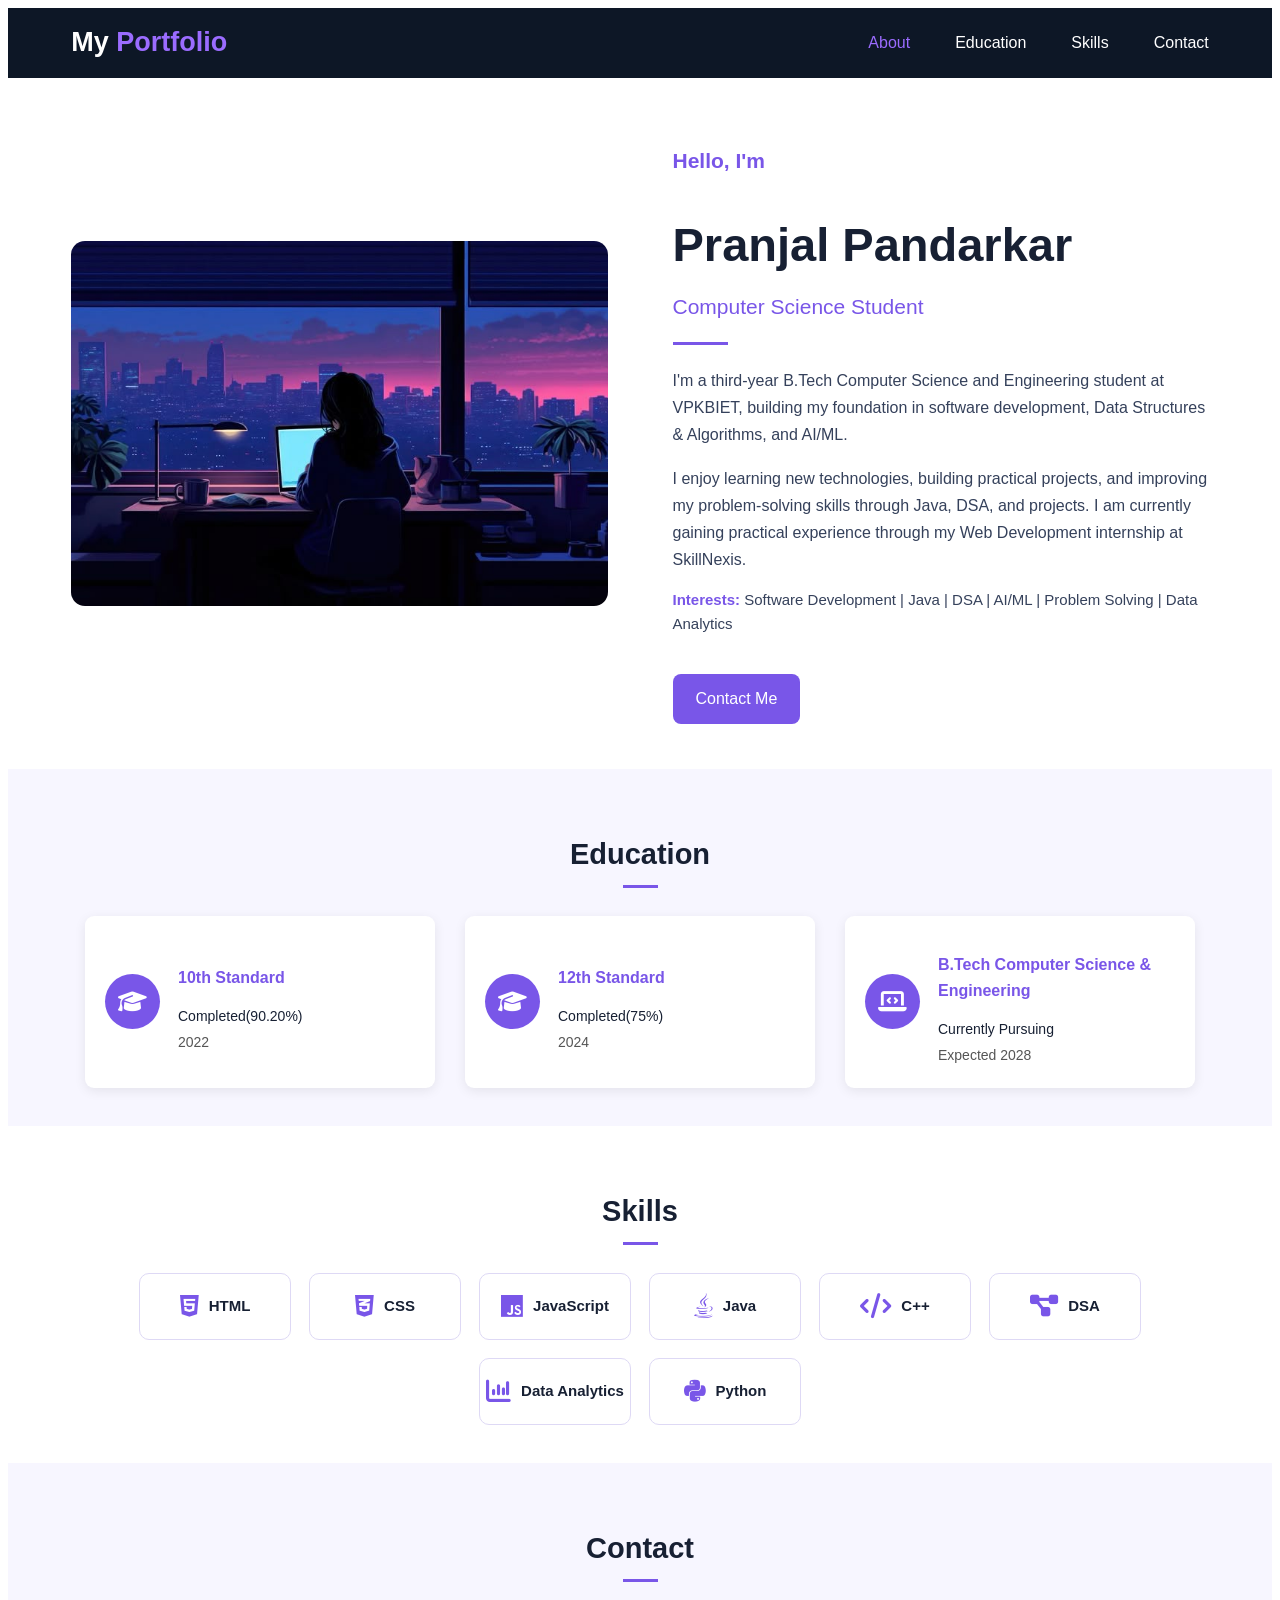
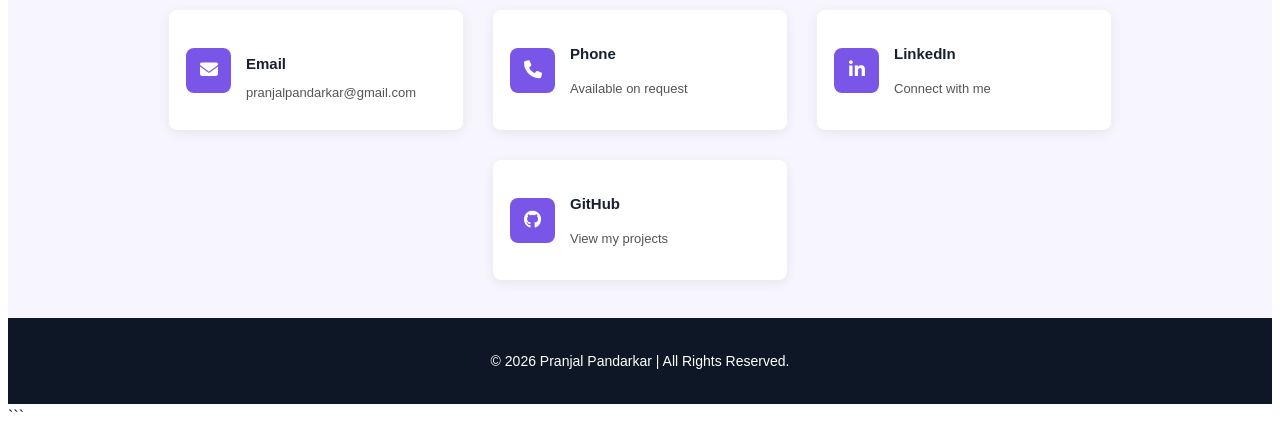
<file: portfolio/index.html>
<!DOCTYPE html>
<html lang="en">

<head>
    <meta charset="UTF-8">
    <meta name="viewport" content="width=device-width, initial-scale=1.0">

    <title>Pranjal Pandarkar | Portfolio</title>

    <!-- Font Awesome for Skill Icons -->
    <link rel="stylesheet"
          href="https://cdnjs.cloudflare.com/ajax/libs/font-awesome/6.5.2/css/all.min.css">

    <link rel="stylesheet" href="style.css">
</head>

<body>

    <!-- ================= HEADER ================= -->

    <header>

        <div class="logo">
            My <span>Portfolio</span>
        </div>

        <nav>
            <a href="#about" class="active">About</a>
            <a href="#education">Education</a>
            <a href="#skills">Skills</a>
            <a href="#contact">Contact</a>
        </nav>

    </header>


    <!-- ================= ABOUT ================= -->

    <section id="about" class="about">

        <div class="profile">
            <img src="profile.jpg" alt="Pranjal Pandarkar">
        </div>


        <div class="about-content">

            <p class="hello">Hello, I'm</p>

            <h1>Pranjal Pandarkar</h1>

            <h2>Computer Science Student</h2>

            <div class="line"></div>

            <p class="description">
                I'm a third-year B.Tech Computer Science and Engineering
                student at VPKBIET, building my foundation in software
                development, Data Structures & Algorithms, and AI/ML.
            </p>

            <p class="description">
                I enjoy learning new technologies, building practical
                projects, and improving my problem-solving skills through
                Java, DSA, and projects. I am currently gaining practical
                experience through my Web Development internship at SkillNexis.
            </p>

            <p class="interests">
                <strong>Interests:</strong>
                Software Development | Java | DSA | AI/ML | Problem Solving | Data Analytics
            </p>

            <a href="#contact" class="contact-btn">
                Contact Me
            </a>

        </div>

    </section>


    <!-- ================= EDUCATION ================= -->

    <section id="education" class="education">

        <h2 class="section-title">
            Education
        </h2>

        <div class="title-line"></div>


        <div class="education-container">

            <!-- 10th -->

            <div class="education-card">

                <div class="education-icon">
                    <i class="fa-solid fa-graduation-cap"></i>
                </div>

                <div>
                    <h3>10th Standard</h3>
                    <p>Completed(90.20%)</p>
                    <span>2022</span>
                </div>

            </div>


            <!-- 12th -->

            <div class="education-card">

                <div class="education-icon">
                    <i class="fa-solid fa-graduation-cap"></i>
                </div>

                <div>
                    <h3>12th Standard</h3>
                    <p>Completed(75%)</p>
                    <span>2024</span>
                </div>

            </div>


            <!-- B.Tech -->

            <div class="education-card">

                <div class="education-icon">
                    <i class="fa-solid fa-laptop-code"></i>
                </div>

                <div>
                    <h3>B.Tech Computer Science & Engineering</h3>
                    <p>Currently Pursuing</p>
                    <span>Expected 2028</span>
                </div>

            </div>

        </div>

    </section>


    <!-- ================= SKILLS ================= -->

    <section id="skills" class="skills">

        <h2 class="section-title">
            Skills
        </h2>

        <div class="title-line"></div>


        <div class="skills-container">

            <div class="skill">
                <i class="fa-brands fa-html5"></i>
                <span>HTML</span>
            </div>


            <div class="skill">
                <i class="fa-brands fa-css3-alt"></i>
                <span>CSS</span>
            </div>


            <div class="skill">
                <i class="fa-brands fa-js"></i>
                <span>JavaScript</span>
            </div>


            <div class="skill">
                <i class="fa-brands fa-java"></i>
                <span>Java</span>
            </div>


            <div class="skill">
                <i class="fa-solid fa-code"></i>
                <span>C++</span>
            </div>


            <div class="skill">
                <i class="fa-solid fa-diagram-project"></i>
                <span>DSA</span>
            </div>


            <div class="skill">
                <i class="fa-solid fa-chart-column"></i>
                <span>Data Analytics</span>
            </div>


            <div class="skill">
                <i class="fa-brands fa-python"></i>
                <span>Python</span>
            </div>

        </div>

    </section>


    <!-- ================= CONTACT ================= -->

    <section id="contact" class="contact">

        <h2 class="section-title">
            Contact
        </h2>

        <div class="title-line"></div>


        <div class="contact-container">

            <!-- Email -->

            <div class="contact-card">

                <div class="contact-icon">
                    <i class="fa-solid fa-envelope"></i>
                </div>

                <div>
                    <h3>Email</h3>

                    <a href="mailto:pranjalpandarkar@gmail.com">
                        pranjalpandarkar@gmail.com
                    </a>
                </div>

            </div>


            <!-- Phone -->

            <div class="contact-card">

                <div class="contact-icon">
                    <i class="fa-solid fa-phone"></i>
                </div>

                <div>
                    <h3>Phone</h3>

                    <p>Available on request</p>
                </div>

            </div>


            <!-- LinkedIn -->

            <div class="contact-card">

                <div class="contact-icon">
                    <i class="fa-brands fa-linkedin-in"></i>
                </div>

                <div>
                    <h3>LinkedIn</h3>

                    <p>Connect with me</p>
                </div>

            </div>


            <!-- GitHub -->

            <div class="contact-card">

                <div class="contact-icon">
                    <i class="fa-brands fa-github"></i>
                </div>

                <div>
                    <h3>GitHub</h3>

                    <p>View my projects</p>
                </div>

            </div>

        </div>

    </section>


    <!-- ================= FOOTER ================= -->

    <footer>

        <p>
            © 2026 Pranjal Pandarkar | All Rights Reserved.
        </p>

    </footer>

</body>

</html>
```
</file>
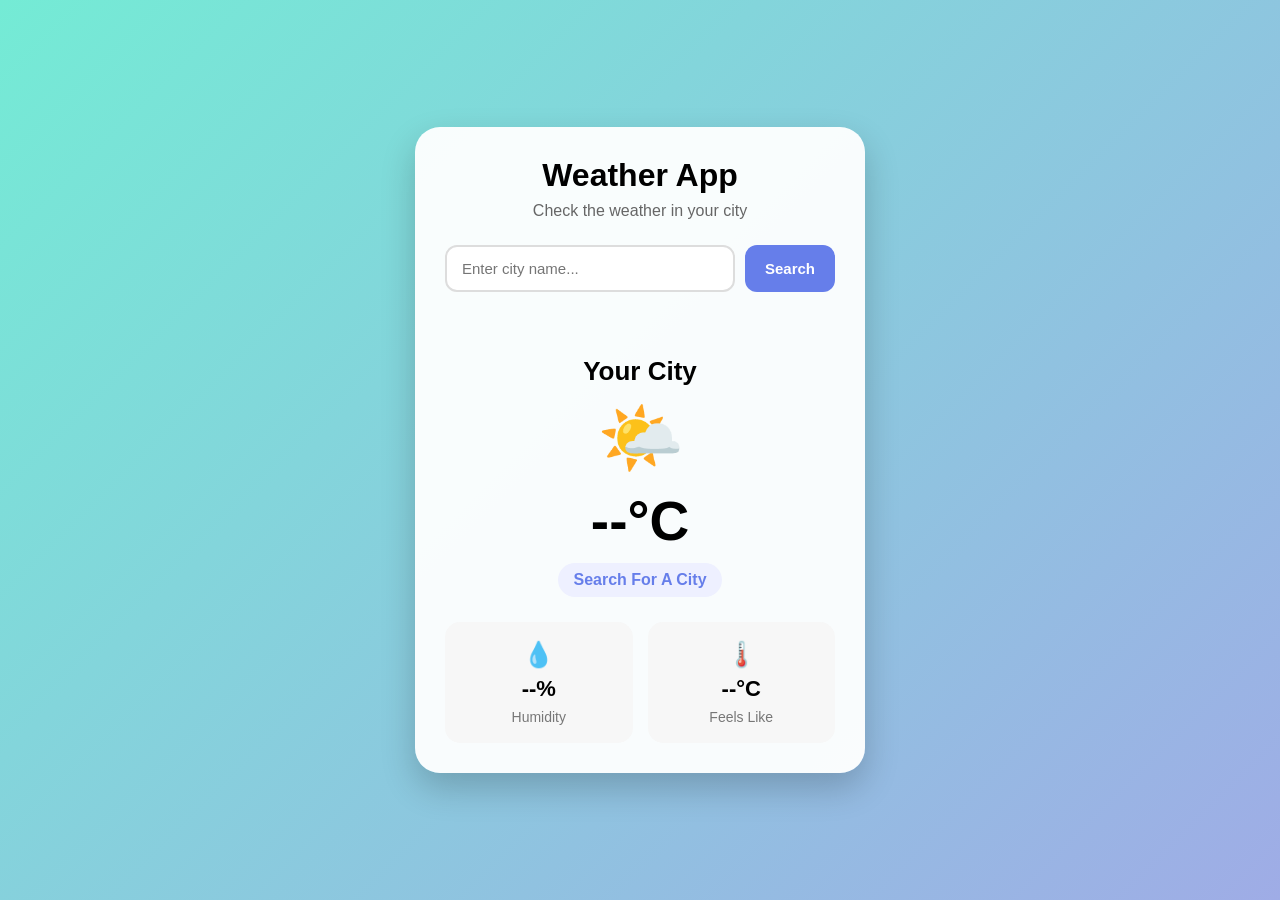
<file: week3/Week3_Weather_App/index.html>
<!DOCTYPE html>
<html lang="en">

<head>
    <meta charset="UTF-8">
    <meta name="viewport" content="width=device-width, initial-scale=1.0">

    <title>Weather App</title>

    <link rel="stylesheet" href="style.css">
</head>

<body>

    <div class="weather-container">

        <div class="weather-card">

            <h1>Weather App</h1>

            <p class="subtitle">
                Check the weather in your city
            </p>

            <!-- Search Section -->
            <div class="search-box">

                <input
                    type="text"
                    id="cityInput"
                    placeholder="Enter city name..."
                >

                <button id="searchBtn">
                    Search
                </button>

            </div>

            <!-- Loading -->
            <div id="loading" class="loading">
                Loading...
            </div>

            <!-- Error Message -->
            <p id="errorMessage" class="error-message"></p>

            <!-- Weather Result -->
            <div class="weather-result">

                <h2 id="cityName">
                    Your City
                </h2>

                <div class="weather-icon" id="weatherIcon">
                    🌤️
                </div>

                <div class="temperature" id="temperature">
                    --°C
                </div>

                <p class="condition" id="condition">
                    Search for a city
                </p>

                <!-- Weather Details -->
                <div class="weather-details">

                    <div class="detail-box">

                        <span>💧</span>

                        <h3 id="humidity">
                            --%
                        </h3>

                        <p>
                            Humidity
                        </p>

                    </div>

                    <div class="detail-box">

                        <span>🌡️</span>

                        <h3 id="feelsLike">
                            --°C
                        </h3>

                        <p>
                            Feels Like
                        </p>

                    </div>

                </div>

            </div>

        </div>

    </div>

    <script src="script.js"></script>

</body>

</html>
</file>
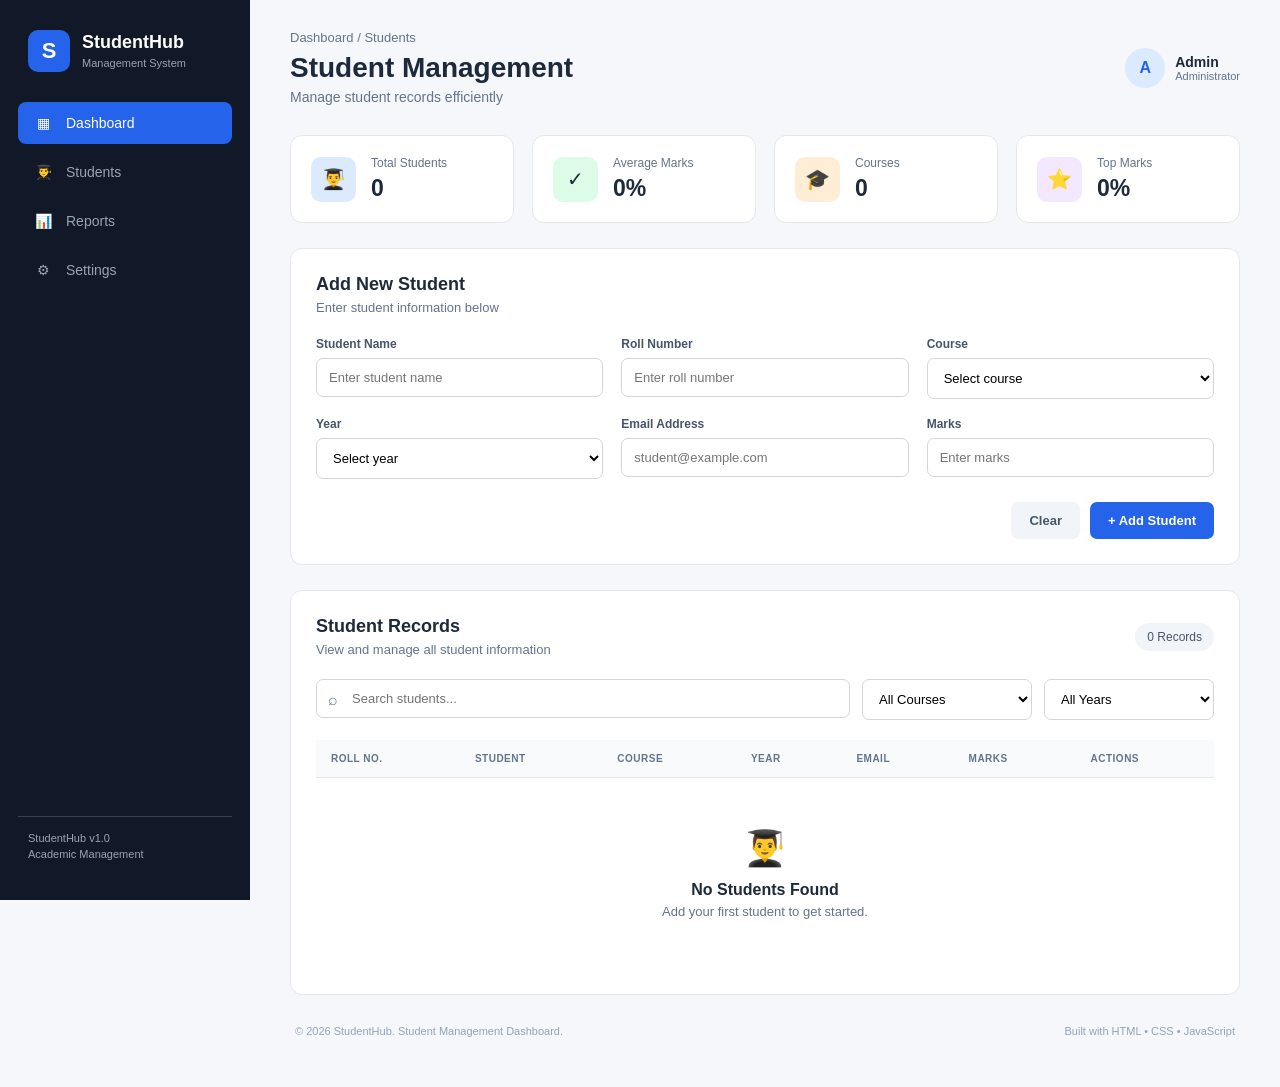
<file: week4/Student_Management_Dashboard/index.html>
<!DOCTYPE html>
<html lang="en">

<head>

    <meta charset="UTF-8">

    <meta
        name="viewport"
        content="width=device-width, initial-scale=1.0"
    >

    <title>Student Management Dashboard</title>

    <link
        rel="stylesheet"
        href="style.css"
    >

</head>


<body>

    <div class="app">

        <!-- =========================
             SIDEBAR
        ========================== -->

        <aside class="sidebar">

            <div class="logo">

                <div class="logo-icon">
                    S
                </div>

                <div>

                    <h2>StudentHub</h2>

                    <span>
                        Management System
                    </span>

                </div>

            </div>


            <nav class="nav">

                <a
                    href="#"
                    class="nav-item active"
                >
                    <span>▦</span>
                    Dashboard
                </a>


                <a
                    href="#"
                    class="nav-item"
                >
                    <span>👨‍🎓</span>
                    Students
                </a>


                <a
                    href="#"
                    class="nav-item"
                >
                    <span>📊</span>
                    Reports
                </a>


                <a
                    href="#"
                    class="nav-item"
                >
                    <span>⚙</span>
                    Settings
                </a>

            </nav>


            <div class="sidebar-bottom">

                <p>
                    StudentHub v1.0
                </p>

                <span>
                    Academic Management
                </span>

            </div>

        </aside>


        <!-- =========================
             MAIN
        ========================== -->

        <main class="main">


            <!-- TOP BAR -->

            <header class="topbar">

                <div>

                    <p class="breadcrumb">
                        Dashboard / Students
                    </p>

                    <h1>
                        Student Management
                    </h1>

                    <p class="subtitle">
                        Manage student records efficiently
                    </p>

                </div>


                <div class="profile">

                    <div class="profile-avatar">
                        A
                    </div>

                    <div>

                        <strong>
                            Admin
                        </strong>

                        <span>
                            Administrator
                        </span>

                    </div>

                </div>

            </header>


            <!-- =========================
                 STATISTICS
            ========================== -->

            <section class="stats">


                <div class="stat-card">

                    <div class="stat-icon blue">
                        👨‍🎓
                    </div>

                    <div>

                        <p>
                            Total Students
                        </p>

                        <h2 id="totalStudents">
                            0
                        </h2>

                    </div>

                </div>


                <div class="stat-card">

                    <div class="stat-icon green">
                        ✓
                    </div>

                    <div>

                        <p>
                            Average Marks
                        </p>

                        <h2 id="averageMarks">
                            0%
                        </h2>

                    </div>

                </div>


                <div class="stat-card">

                    <div class="stat-icon orange">
                        🎓
                    </div>

                    <div>

                        <p>
                            Courses
                        </p>

                        <h2 id="totalCourses">
                            0
                        </h2>

                    </div>

                </div>


                <div class="stat-card">

                    <div class="stat-icon purple">
                        ⭐
                    </div>

                    <div>

                        <p>
                            Top Marks
                        </p>

                        <h2 id="topMarks">
                            0%
                        </h2>

                    </div>

                </div>

            </section>


            <!-- =========================
                 ADD STUDENT
            ========================== -->

            <section class="card">


                <div class="section-header">

                    <div>

                        <h2>
                            Add New Student
                        </h2>

                        <p>
                            Enter student information below
                        </p>

                    </div>

                </div>


                <form
                    id="studentForm"
                    class="student-form"
                >


                    <div class="form-group">

                        <label for="name">
                            Student Name
                        </label>

                        <input
                            type="text"
                            id="name"
                            placeholder="Enter student name"
                            required
                        >

                    </div>


                    <div class="form-group">

                        <label for="rollNo">
                            Roll Number
                        </label>

                        <input
                            type="text"
                            id="rollNo"
                            placeholder="Enter roll number"
                            required
                        >

                    </div>


                    <div class="form-group">

                        <label for="course">
                            Course
                        </label>

                        <select
                            id="course"
                            required
                        >

                            <option value="">
                                Select course
                            </option>

                            <option value="Computer Science">
                                Computer Science
                            </option>

                            <option value="Information Technology">
                                Information Technology
                            </option>

                            <option value="Artificial Intelligence">
                                Artificial Intelligence
                            </option>

                            <option value="Electronics">
                                Electronics
                            </option>

                            <option value="Mechanical">
                                Mechanical
                            </option>

                        </select>

                    </div>


                    <div class="form-group">

                        <label for="year">
                            Year
                        </label>

                        <select
                            id="year"
                            required
                        >

                            <option value="">
                                Select year
                            </option>

                            <option value="1st Year">
                                1st Year
                            </option>

                            <option value="2nd Year">
                                2nd Year
                            </option>

                            <option value="3rd Year">
                                3rd Year
                            </option>

                            <option value="4th Year">
                                4th Year
                            </option>

                        </select>

                    </div>


                    <div class="form-group">

                        <label for="email">
                            Email Address
                        </label>

                        <input
                            type="email"
                            id="email"
                            placeholder="student@example.com"
                            required
                        >

                    </div>


                    <div class="form-group">

                        <label for="marks">
                            Marks
                        </label>

                        <input
                            type="number"
                            id="marks"
                            placeholder="Enter marks"
                            min="0"
                            max="100"
                            required
                        >

                    </div>


                    <div class="form-actions">

                        <button
                            type="reset"
                            class="btn-secondary"
                        >
                            Clear
                        </button>


                        <button
                            type="submit"
                            class="btn-primary"
                        >
                            + Add Student
                        </button>

                    </div>

                </form>

            </section>


            <!-- =========================
                 STUDENT RECORDS
            ========================== -->

            <section class="card">


                <div class="section-header">

                    <div>

                        <h2>
                            Student Records
                        </h2>

                        <p>
                            View and manage all student information
                        </p>

                    </div>


                    <span
                        class="record-count"
                        id="recordCount"
                    >
                        0 Records
                    </span>

                </div>


                <!-- SEARCH AND FILTER -->

                <div class="table-controls">


                    <div class="search-box">

                        <span>
                            ⌕
                        </span>

                        <input
                            type="text"
                            id="search"
                            placeholder="Search students..."
                        >

                    </div>


                    <select id="courseFilter">

                        <option value="all">
                            All Courses
                        </option>

                    </select>


                    <select id="yearFilter">

                        <option value="all">
                            All Years
                        </option>

                        <option value="1st Year">
                            1st Year
                        </option>

                        <option value="2nd Year">
                            2nd Year
                        </option>

                        <option value="3rd Year">
                            3rd Year
                        </option>

                        <option value="4th Year">
                            4th Year
                        </option>

                    </select>

                </div>


                <!-- TABLE -->

                <div class="table-wrapper">

                    <table>

                        <thead>

                            <tr>

                                <th>
                                    ROLL NO.
                                </th>

                                <th>
                                    STUDENT
                                </th>

                                <th>
                                    COURSE
                                </th>

                                <th>
                                    YEAR
                                </th>

                                <th>
                                    EMAIL
                                </th>

                                <th>
                                    MARKS
                                </th>

                                <th>
                                    ACTIONS
                                </th>

                            </tr>

                        </thead>


                        <tbody
                            id="studentTableBody"
                        >

                        </tbody>

                    </table>

                </div>


                <!-- EMPTY STATE -->

                <div
                    id="emptyState"
                    class="empty-state"
                >

                    <div class="empty-icon">
                        👨‍🎓
                    </div>

                    <h3>
                        No Students Found
                    </h3>

                    <p>
                        Add your first student to get started.
                    </p>

                </div>

            </section>


            <!-- FOOTER -->

            <footer>

                <p>
                    © 2026 StudentHub.
                    Student Management Dashboard.
                </p>

                <p>
                    Built with HTML • CSS • JavaScript
                </p>

            </footer>

        </main>

    </div>


    <script src="script.js"></script>

</body>

</html>
</file>
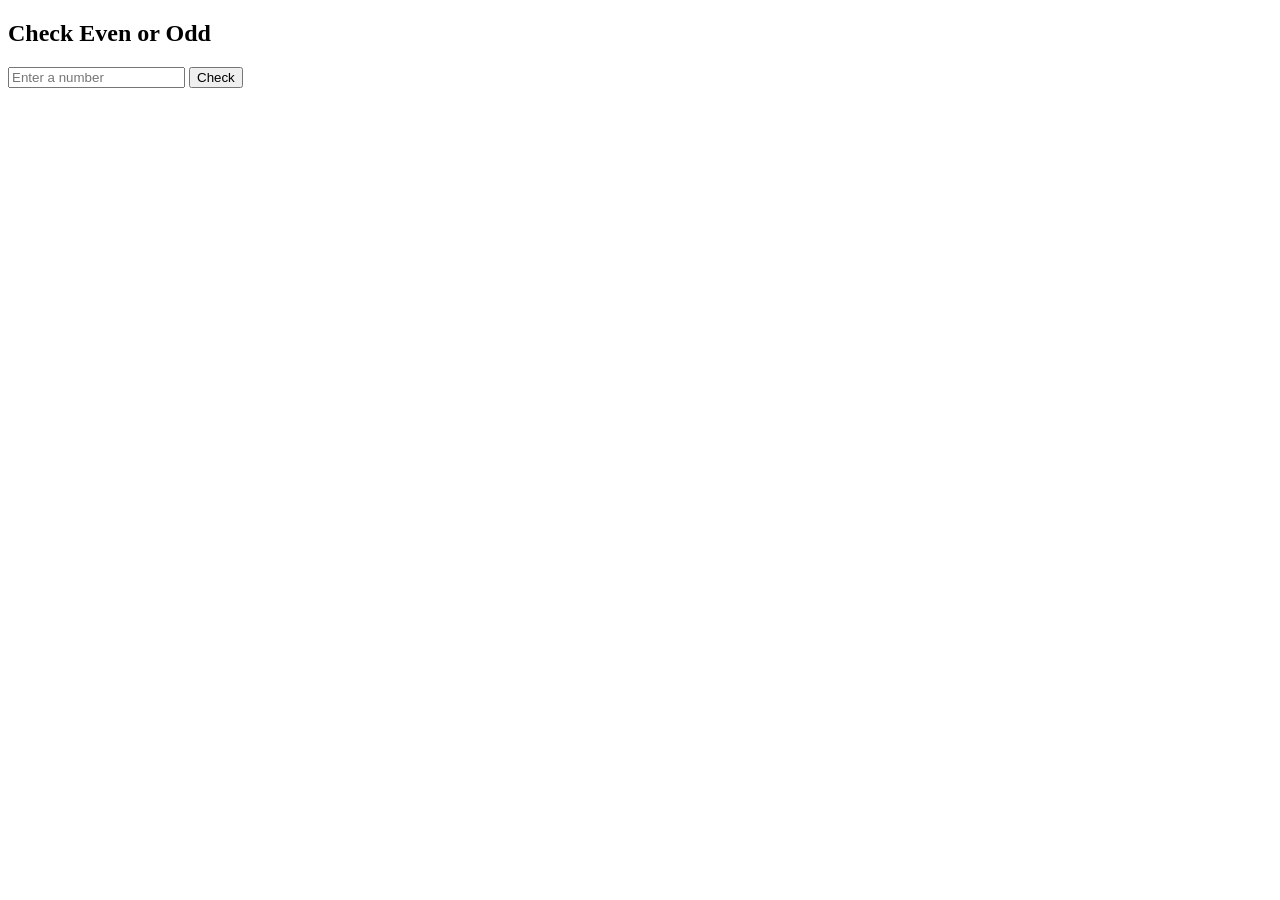
<file: week3/practice que/task1_even_odd/index.html>
<!DOCTYPE html>
<html>
<head>
    <title>Even or Odd</title>
</head>
<body>

<h2>Check Even or Odd</h2>

<input type="number" id="number" placeholder="Enter a number">
<button onclick="checkNumber()">Check</button>

<p id="result"></p>

<script>
function checkNumber() {
    let num = Number(document.getElementById("number").value);

    if (num % 2 === 0) {
        document.getElementById("result").innerText = "The number is Even";
    } else {
        document.getElementById("result").innerText = "The number is Odd";
    }
}
</script>

</body>
</html>
</file>
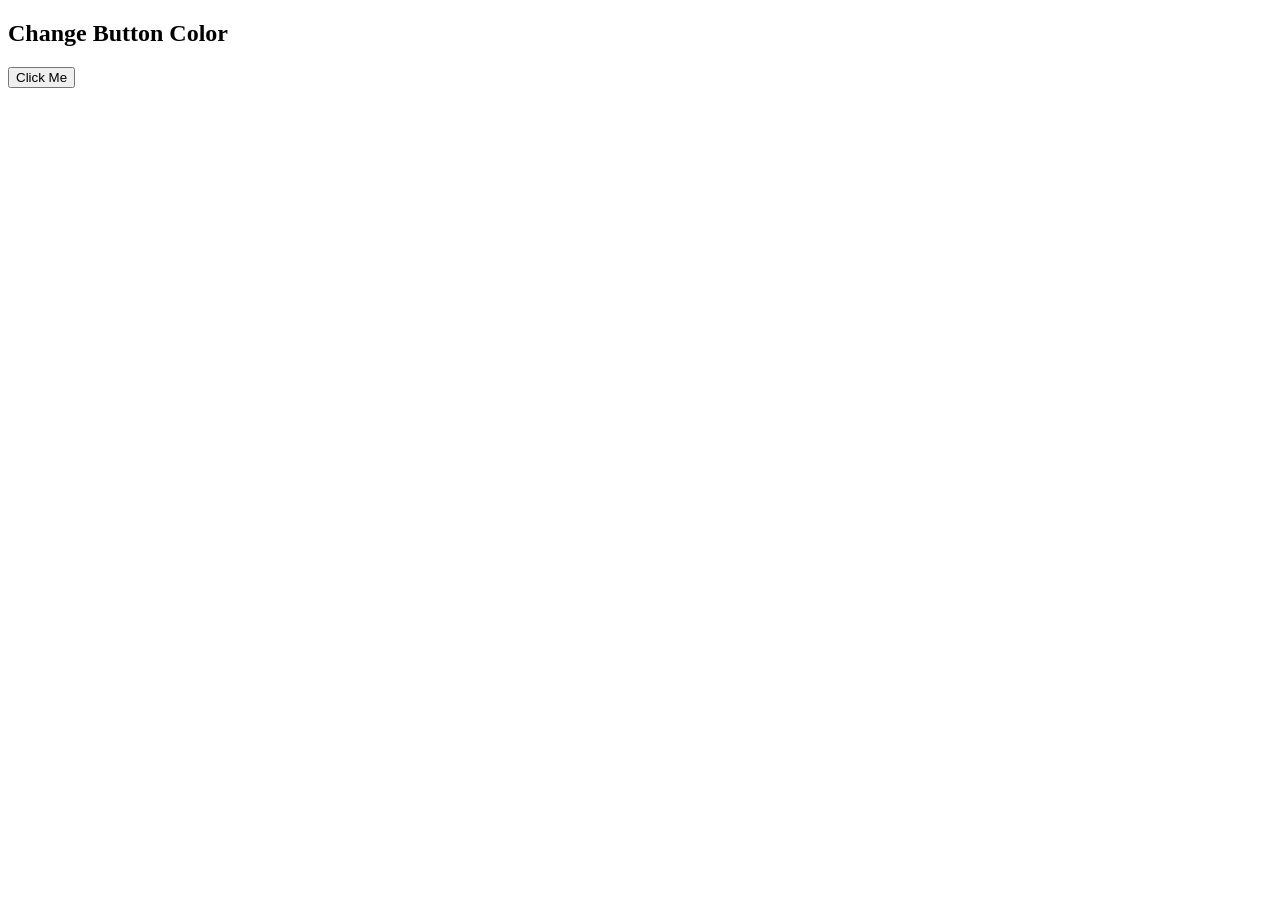
<file: week3/practice que/task2_color_button/index.html>
<!DOCTYPE html>
<html>
<head>
    <title>Color Change</title>
</head>
<body>

<h2>Change Button Color</h2>

<button id="colorButton" onclick="changeColor()">Click Me</button>

<script>
function changeColor() {
    document.getElementById("colorButton").style.backgroundColor = "blue";
    document.getElementById("colorButton").style.color = "white";
}
</script>

</body>
</html>
</file>
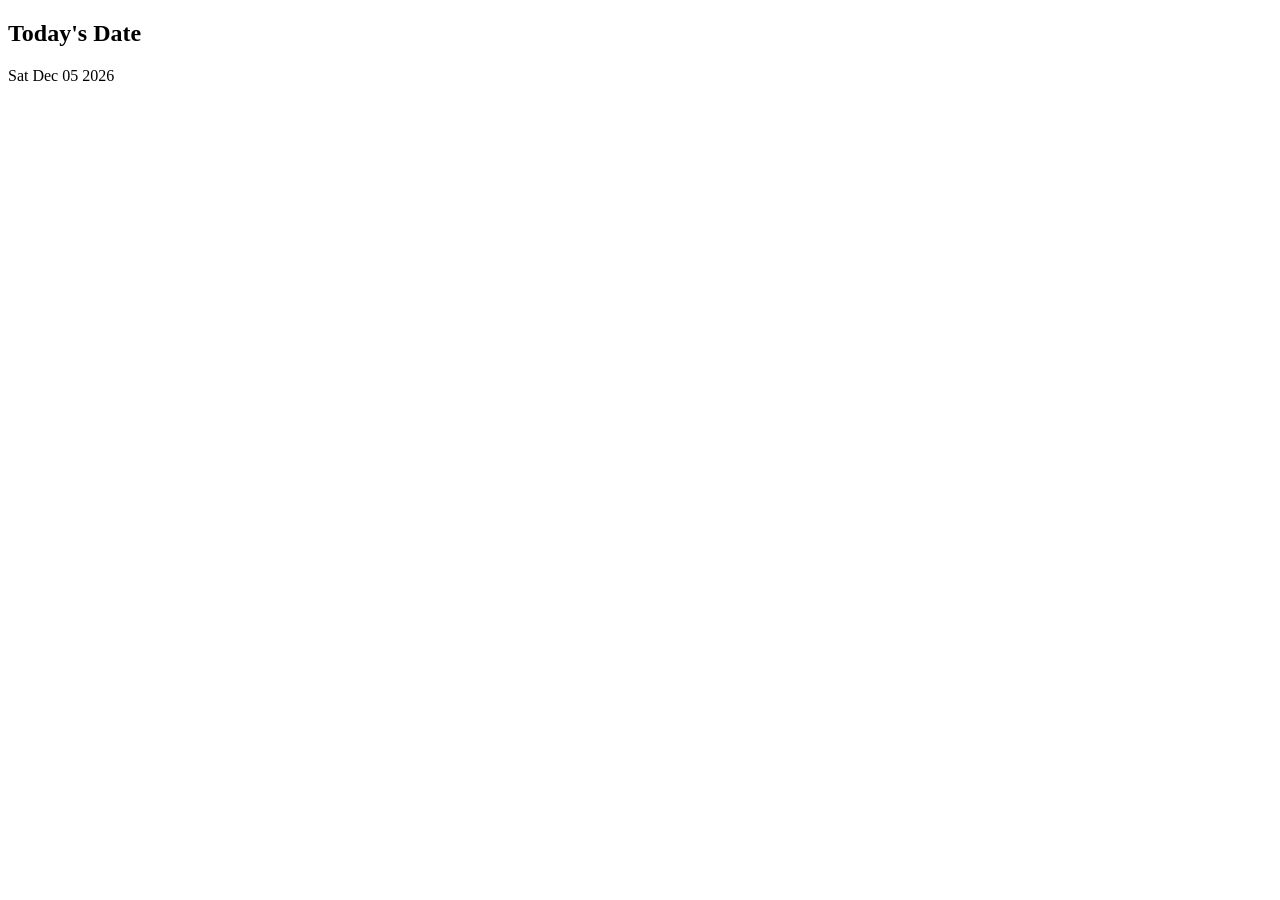
<file: week3/practice que/task4_date/index.html>
<!DOCTYPE html>
<html>
<head>
    <title>Today's Date</title>
</head>
<body>

<h2>Today's Date</h2>

<p id="date"></p>

<script>
let today = new Date();

document.getElementById("date").innerText =
    today.toDateString();
</script>

</body>
</html>
</file>
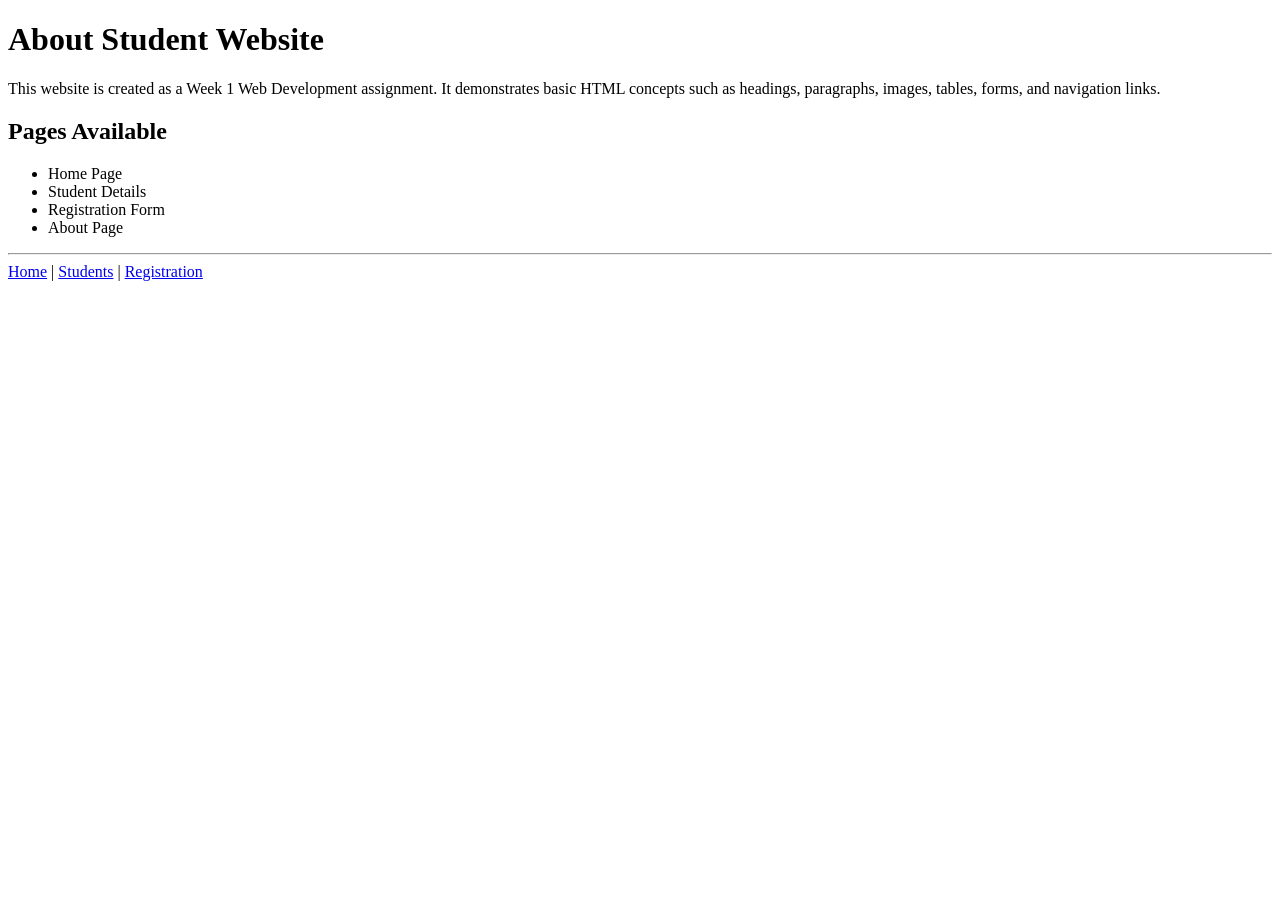
<file: practice que/page3.html>
<!DOCTYPE html>
<html lang="en">
<head>
    <meta charset="UTF-8">
    <meta name="viewport" content="width=device-width, initial-scale=1.0">
    <title>About - Student Website</title>
</head>
<body>

    <h1>About Student Website</h1>

    <p>
        This website is created as a Week 1 Web Development assignment.
        It demonstrates basic HTML concepts such as headings,
        paragraphs, images, tables, forms, and navigation links.
    </p>

    <h2>Pages Available</h2>

    <ul>
        <li>Home Page</li>
        <li>Student Details</li>
        <li>Registration Form</li>
        <li>About Page</li>
    </ul>

    <hr>

    <a href="index.html">Home</a> |
    <a href="students.html">Students</a> |
    <a href="registration.html">Registration</a>

</body>
</html>
</file>
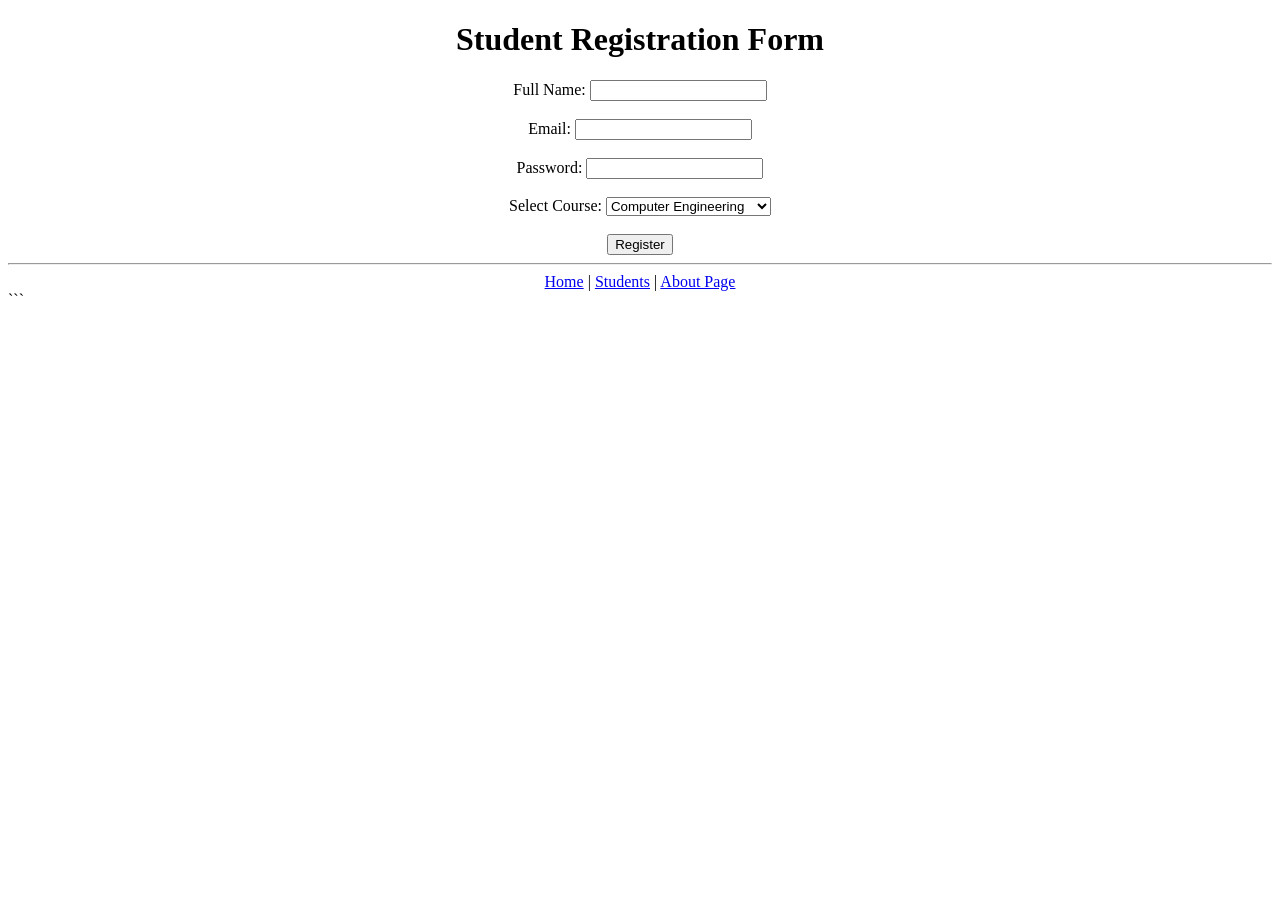
<file: practice que/registration.html>
<!DOCTYPE html>
<html lang="en">
<head>
    <meta charset="UTF-8">
    <meta name="viewport" content="width=device-width, initial-scale=1.0">
    <title>Registration - Student Website</title>
</head>

<body>

    <div align="center">

        <h1>Student Registration Form</h1>

        <form>

            <label for="name">Full Name:</label>
            <input type="text" id="name" name="name" required>

            <br><br>

            <label for="email">Email:</label>
            <input type="email" id="email" name="email" required>

            <br><br>

            <label for="password">Password:</label>
            <input type="password" id="password" name="password" required>

            <br><br>

            <label for="course">Select Course:</label>

            <select id="course" name="course">
                <option value="computer">Computer Engineering</option>
                <option value="it">Information Technology</option>
                <option value="mechanical">Mechanical Engineering</option>
                <option value="civil">Civil Engineering</option>
            </select>

            <br><br>

            <input type="submit" value="Register">

        </form>

        <hr>

        <a href="index.html">Home</a> |
        <a href="students.html">Students</a> |
        <a href="page3.html">About Page</a>

    </div>

</body>
</html>
```
</file>
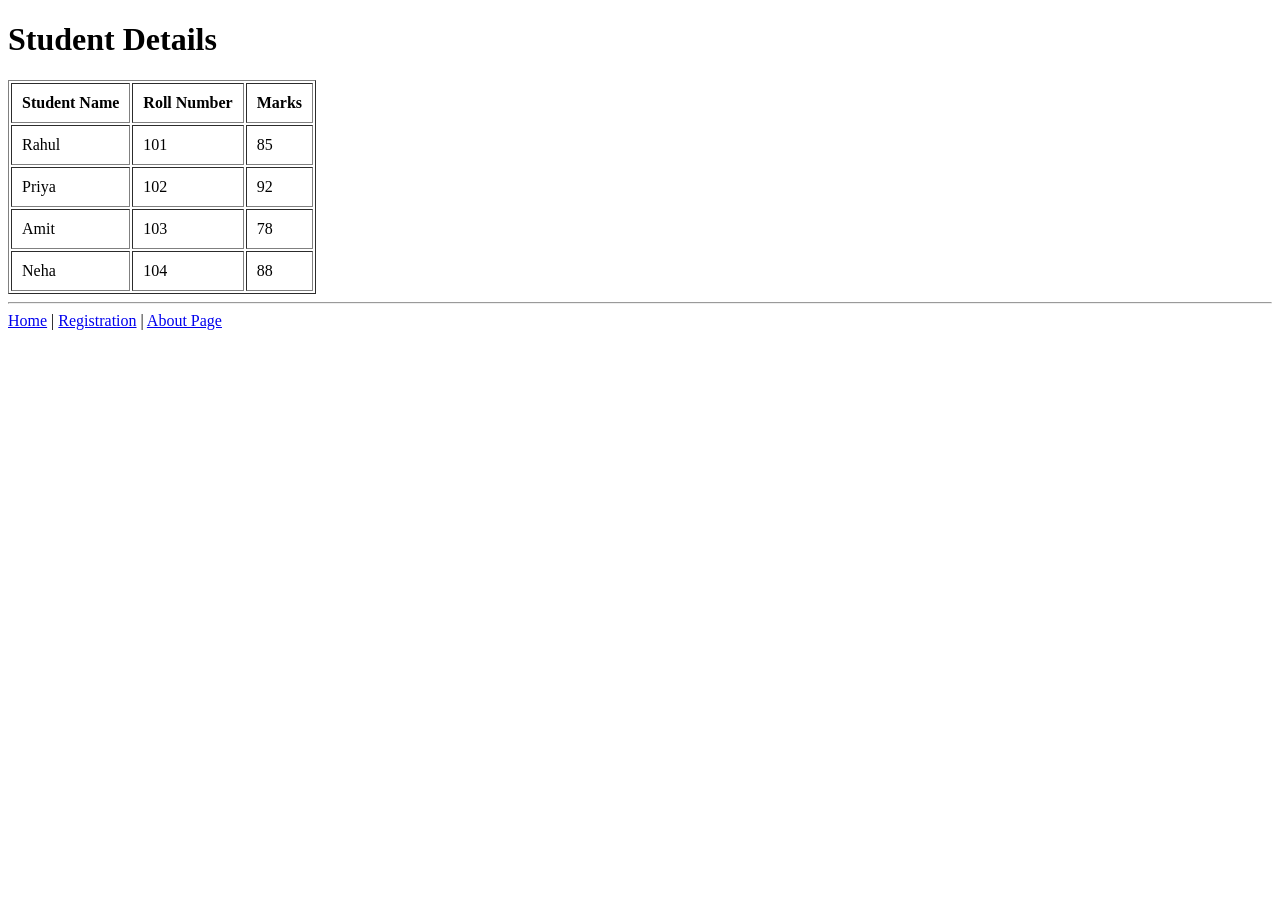
<file: practice que/students.html>
<!DOCTYPE html>
<html lang="en">
<head>
    <meta charset="UTF-8">
    <meta name="viewport" content="width=device-width, initial-scale=1.0">
    <title>Students - Student Website</title>
</head>
<body>

    <h1>Student Details</h1>

    <table border="1" cellpadding="10">
        <tr>
            <th>Student Name</th>
            <th>Roll Number</th>
            <th>Marks</th>
        </tr>

        <tr>
            <td>Rahul</td>
            <td>101</td>
            <td>85</td>
        </tr>

        <tr>
            <td>Priya</td>
            <td>102</td>
            <td>92</td>
        </tr>

        <tr>
            <td>Amit</td>
            <td>103</td>
            <td>78</td>
        </tr>

        <tr>
            <td>Neha</td>
            <td>104</td>
            <td>88</td>
        </tr>
    </table>

    <hr>

    <a href="index.html">Home</a> |
    <a href="registration.html">Registration</a> |
    <a href="page3.html">About Page</a>

</body>
</html>
</file>
<file: portfolio/style.css>
```css
/* ================= GENERAL ================= */

* {
    margin: 0;
    padding: 0;
    box-sizing: border-box;
}

html {
    scroll-behavior: smooth;
}

body {
    font-family: Arial, Helvetica, sans-serif;
    color: #172033;
    background: white;
    line-height: 1.6;
}


/* ================= HEADER ================= */

header {
    height: 70px;
    padding: 0 5%;

    background: #0d1726;

    display: flex;
    align-items: center;
    justify-content: space-between;

    position: sticky;
    top: 0;
    z-index: 1000;
}

.logo {
    color: white;
    font-size: 27px;
    font-weight: bold;
}

.logo span {
    color: #9b6cff;
}

nav {
    display: flex;
    gap: 45px;
}

nav a {
    color: white;
    text-decoration: none;

    font-size: 16px;

    padding: 25px 0;

    transition: 0.3s;
}

nav a:hover,
nav a.active {
    color: #9b6cff;
}


/* ================= ABOUT ================= */

.about {
    min-height: 500px;

    padding: 45px 5%;

    display: flex;
    align-items: center;

    gap: 65px;
}

.profile {
    width: 50%;
}

.profile img {
    width: 100%;
    max-width: 640px;
    height: 365px;

    object-fit: cover;

    border-radius: 14px;

    display: block;
}

.about-content {
    width: 50%;
}

.hello {
    color: #7956e8;

    font-size: 21px;
    font-weight: bold;

    margin-bottom: 5px;
}

.about-content h1 {
    font-size: 47px;
    line-height: 1.2;

    margin-bottom: 12px;
}

.about-content h2 {
    color: #7956e8;

    font-size: 21px;
    font-weight: normal;

    margin-bottom: 18px;
}

.line {
    width: 55px;
    height: 3px;

    background: #7956e8;

    margin-bottom: 22px;
}

.description {
    color: #35415b;

    font-size: 16px;

    line-height: 1.7;

    max-width: 600px;

    margin-bottom: 12px;
}

.interests {
    color: #35415b;

    font-size: 15px;

    margin-top: 15px;
}

.interests strong {
    color: #7956e8;
}

.contact-btn {
    display: inline-block;

    margin-top: 23px;

    padding: 12px 23px;

    background: #7956e8;
    color: white;

    text-decoration: none;

    border-radius: 8px;

    transition: 0.3s;
}

.contact-btn:hover {
    background: #6340d0;

    transform: translateY(-2px);
}


/* ================= SECTIONS ================= */

section {
    padding: 38px 5%;
}

.section-title {
    text-align: center;

    font-size: 29px;

    margin-bottom: 8px;
}

.title-line {
    width: 35px;
    height: 3px;

    background: #7956e8;

    margin: 0 auto 28px;
}


/* ================= EDUCATION ================= */

.education {
    background: #f7f6ff;
}

.education-container {
    display: flex;

    justify-content: center;

    gap: 30px;

    flex-wrap: wrap;
}

.education-card {
    background: white;

    width: 310px;

    min-height: 105px;

    padding: 20px;

    display: flex;
    align-items: center;

    gap: 18px;

    border-radius: 9px;

    box-shadow: 0 3px 12px rgba(0, 0, 0, 0.08);
}

.education-icon {
    width: 55px;
    height: 55px;

    background: #7956e8;
    color: white;

    border-radius: 50%;

    display: flex;
    align-items: center;
    justify-content: center;

    font-size: 23px;

    flex-shrink: 0;
}

.education-card h3 {
    color: #7956e8;

    font-size: 16px;

    margin-bottom: 4px;
}

.education-card p {
    font-size: 14px;

    margin-bottom: 2px;
}

.education-card span {
    font-size: 14px;

    color: #555;
}


/* ================= SKILLS ================= */

.skills {
    background: white;
}

.skills-container {
    display: flex;

    justify-content: center;

    gap: 18px;

    flex-wrap: wrap;
}

.skill {
    width: 150px;
    height: 65px;

    border: 1px solid #ded9f5;

    border-radius: 10px;

    display: flex;
    align-items: center;
    justify-content: center;

    gap: 10px;

    background: white;

    font-size: 15px;
    font-weight: 600;

    transition: 0.3s;
}

.skill i {
    font-size: 25px;

    color: #7956e8;
}

.skill:hover {
    transform: translateY(-5px);

    box-shadow: 0 5px 15px rgba(121, 86, 232, 0.15);

    border-color: #7956e8;
}


/* ================= CONTACT ================= */

.contact {
    background: #f7f6ff;
}

.contact-container {
    display: flex;

    justify-content: center;

    gap: 30px;

    flex-wrap: wrap;
}

.contact-card {
    width: 260px;

    min-height: 80px;

    background: white;

    padding: 17px;

    display: flex;
    align-items: center;

    gap: 15px;

    border-radius: 8px;

    box-shadow: 0 3px 12px rgba(0, 0, 0, 0.07);
}

.contact-icon {
    width: 45px;
    height: 45px;

    border-radius: 8px;

    background: #7956e8;

    color: white;

    display: flex;
    align-items: center;
    justify-content: center;

    font-size: 18px;

    flex-shrink: 0;
}

.contact-card h3 {
    font-size: 15px;

    margin-bottom: 3px;
}

.contact-card p,
.contact-card a {
    font-size: 13px;

    color: #555;

    text-decoration: none;

    word-break: break-word;
}

.contact-card a:hover {
    color: #7956e8;
}


/* ================= FOOTER ================= */

footer {
    background: #0d1726;

    color: white;

    text-align: center;

    padding: 18px;

    font-size: 14px;
}


/* ================= RESPONSIVE ================= */

@media (max-width: 900px) {

    .about {
        flex-direction: column;

        text-align: center;

        gap: 35px;
    }

    .profile,
    .about-content {
        width: 100%;
    }

    .profile img {
        margin: auto;
    }

    .line {
        margin-left: auto;
        margin-right: auto;
    }

    nav {
        gap: 20px;
    }
}


@media (max-width: 600px) {

    header {
        height: auto;

        padding: 18px 5%;

        flex-direction: column;

        gap: 12px;
    }

    nav {
        gap: 15px;
    }

    nav a {
        padding: 0;

        font-size: 14px;
    }

    .about-content h1 {
        font-size: 34px;
    }

    .profile img {
        height: 280px;
    }

    .education-card {
        width: 100%;
    }

    .contact-card {
        width: 100%;
    }
}
```
</file>
<file: week3/Week3_Weather_App/style.css>
* {
    margin: 0;
    padding: 0;
    box-sizing: border-box;
}

body {
    font-family: Arial, sans-serif;
    min-height: 100vh;

    display: flex;
    justify-content: center;
    align-items: center;

    background: linear-gradient(
        135deg,
        #74ebd5,
        #9face6
    );

    padding: 20px;
}


/* Main Container */

.weather-container {
    width: 100%;
    max-width: 450px;
}


/* Weather Card */

.weather-card {
    background: rgba(255, 255, 255, 0.95);

    padding: 30px;

    border-radius: 25px;

    text-align: center;

    box-shadow:
        0 15px 35px rgba(0, 0, 0, 0.2);

    transition: transform 0.3s ease;
}


/* Card Hover */

.weather-card:hover {
    transform: translateY(-5px);
}


/* Heading */

.weather-card h1 {
    font-size: 32px;
    margin-bottom: 8px;
}


/* Subtitle */

.subtitle {
    color: #666;
    margin-bottom: 25px;
}


/* Search Box */

.search-box {
    display: flex;
    gap: 10px;

    margin-bottom: 20px;
}


/* Input */

.search-box input {
    flex: 1;

    padding: 13px 15px;

    border: 2px solid #ddd;

    border-radius: 12px;

    font-size: 15px;

    outline: none;

    transition: border-color 0.3s ease;
}


/* Input Focus */

.search-box input:focus {
    border-color: #667eea;
}


/* Button */

.search-box button {
    padding: 13px 20px;

    border: none;

    border-radius: 12px;

    background: #667eea;

    color: white;

    font-size: 15px;

    font-weight: bold;

    cursor: pointer;

    transition: all 0.3s ease;
}


/* Button Hover */

.search-box button:hover {
    background: #5568d8;

    transform: scale(1.05);
}


/* Loading */

.loading {
    display: none;

    color: #667eea;

    font-weight: bold;

    margin: 10px 0;
}


/* Error */

.error-message {
    color: #d32f2f;

    font-weight: bold;

    margin: 15px 0;

    min-height: 24px;
}


/* Weather Result */

.weather-result {
    margin-top: 20px;
}


/* City */

.weather-result h2 {
    font-size: 26px;

    margin-bottom: 10px;
}


/* Weather Icon */

.weather-icon {
    font-size: 70px;

    margin: 10px 0;

    animation: floatIcon 2s infinite ease-in-out;
}


/* Weather Icon Animation */

@keyframes floatIcon {

    0% {
        transform: translateY(0);
    }

    50% {
        transform: translateY(-8px);
    }

    100% {
        transform: translateY(0);
    }

}


/* Temperature */

.temperature {
    font-size: 55px;

    font-weight: bold;

    margin: 10px 0;
}


/* Condition */

.condition {
    display: inline-block;

    background: #eef0ff;

    color: #667eea;

    padding: 8px 15px;

    border-radius: 20px;

    text-transform: capitalize;

    font-weight: bold;

    margin-bottom: 25px;
}


/* Weather Details */

.weather-details {
    display: grid;

    grid-template-columns: 1fr 1fr;

    gap: 15px;
}


/* Detail Box */

.detail-box {
    background: #f7f7f7;

    padding: 18px;

    border-radius: 15px;

    transition: transform 0.3s ease;
}


/* Detail Box Hover */

.detail-box:hover {
    transform: translateY(-4px);
}


/* Detail Icon */

.detail-box span {
    font-size: 25px;
}


/* Detail Heading */

.detail-box h3 {
    font-size: 22px;

    margin: 7px 0;
}


/* Detail Text */

.detail-box p {
    color: #777;

    font-size: 14px;
}


/* Mobile Responsive */

@media (max-width: 500px) {

    .weather-card {
        padding: 22px;
    }

    .weather-card h1 {
        font-size: 27px;
    }

    .search-box {
        flex-direction: column;
    }

    .search-box button {
        width: 100%;
    }

    .temperature {
        font-size: 45px;
    }

}
</file>
<file: week4/Student_Management_Dashboard/style.css>
/* =========================
   RESET
========================= */

* {
    margin: 0;
    padding: 0;
    box-sizing: border-box;
}


body {
    font-family: Arial, Helvetica, sans-serif;
    background: #f5f7fb;
    color: #1e293b;
}


/* =========================
   APP
========================= */

.app {
    display: flex;
    min-height: 100vh;
}


/* =========================
   SIDEBAR
========================= */

.sidebar {
    width: 250px;

    background: #111827;

    color: white;

    padding: 25px 18px;

    display: flex;

    flex-direction: column;

    position: fixed;

    left: 0;

    top: 0;

    bottom: 0;
}


.logo {
    display: flex;

    align-items: center;

    gap: 12px;

    padding: 5px 10px 30px;
}


.logo-icon {
    width: 42px;

    height: 42px;

    display: flex;

    align-items: center;

    justify-content: center;

    background: #2563eb;

    border-radius: 10px;

    font-size: 22px;

    font-weight: bold;
}


.logo h2 {
    font-size: 18px;
}


.logo span {
    font-size: 11px;

    color: #9ca3af;
}


/* =========================
   NAVIGATION
========================= */

.nav {
    display: flex;

    flex-direction: column;

    gap: 7px;
}


.nav-item {
    text-decoration: none;

    color: #9ca3af;

    padding: 13px 14px;

    border-radius: 8px;

    display: flex;

    align-items: center;

    gap: 12px;

    font-size: 14px;

    transition: 0.2s;
}


.nav-item:hover {
    background: #1f2937;

    color: white;
}


.nav-item.active {
    background: #2563eb;

    color: white;
}


.nav-item span {
    width: 22px;

    text-align: center;
}


.sidebar-bottom {
    margin-top: auto;

    padding: 15px 10px;

    border-top: 1px solid #374151;

    color: #9ca3af;

    font-size: 11px;
}


.sidebar-bottom p {
    margin-bottom: 4px;
}


/* =========================
   MAIN
========================= */

.main {
    margin-left: 250px;

    width: calc(100% - 250px);

    padding: 30px 40px;
}


/* =========================
   TOPBAR
========================= */

.topbar {
    display: flex;

    justify-content: space-between;

    align-items: center;

    margin-bottom: 30px;
}


.breadcrumb {
    color: #64748b;

    font-size: 13px;

    margin-bottom: 7px;
}


.topbar h1 {
    font-size: 28px;

    margin-bottom: 5px;
}


.subtitle {
    color: #64748b;

    font-size: 14px;
}


.profile {
    display: flex;

    align-items: center;

    gap: 10px;
}


.profile-avatar {
    width: 40px;

    height: 40px;

    border-radius: 50%;

    background: #dbeafe;

    color: #2563eb;

    display: flex;

    align-items: center;

    justify-content: center;

    font-weight: bold;
}


.profile strong {
    display: block;

    font-size: 14px;
}


.profile span {
    display: block;

    color: #64748b;

    font-size: 11px;
}


/* =========================
   STATISTICS
========================= */

.stats {
    display: grid;

    grid-template-columns:
        repeat(4, 1fr);

    gap: 18px;

    margin-bottom: 25px;
}


.stat-card {
    background: white;

    border: 1px solid #e5e7eb;

    border-radius: 12px;

    padding: 20px;

    display: flex;

    align-items: center;

    gap: 15px;
}


.stat-icon {
    width: 45px;

    height: 45px;

    border-radius: 10px;

    display: flex;

    align-items: center;

    justify-content: center;

    font-size: 20px;
}


.stat-icon.blue {
    background: #dbeafe;
}


.stat-icon.green {
    background: #dcfce7;
}


.stat-icon.orange {
    background: #ffedd5;
}


.stat-icon.purple {
    background: #f3e8ff;
}


.stat-card p {
    color: #64748b;

    font-size: 12px;

    margin-bottom: 5px;
}


.stat-card h2 {
    font-size: 23px;
}


/* =========================
   CARD
========================= */

.card {
    background: white;

    border: 1px solid #e5e7eb;

    border-radius: 12px;

    padding: 25px;

    margin-bottom: 25px;
}


.section-header {
    display: flex;

    justify-content: space-between;

    align-items: center;

    margin-bottom: 22px;
}


.section-header h2 {
    font-size: 18px;

    margin-bottom: 5px;
}


.section-header p {
    color: #64748b;

    font-size: 13px;
}


.record-count {
    background: #f1f5f9;

    padding: 7px 12px;

    border-radius: 20px;

    color: #475569;

    font-size: 12px;
}


/* =========================
   FORM
========================= */

.student-form {
    display: grid;

    grid-template-columns:
        repeat(3, 1fr);

    gap: 18px;
}


.form-group {
    display: flex;

    flex-direction: column;

    gap: 7px;
}


.form-group label {
    font-size: 12px;

    font-weight: 600;

    color: #475569;
}


.form-group input,
.form-group select,
.table-controls select,
.search-box input {

    width: 100%;

    padding: 11px 12px;

    border: 1px solid #d1d5db;

    border-radius: 7px;

    outline: none;

    font-size: 13px;

    background: white;

    transition: 0.2s;
}


.form-group input:focus,
.form-group select:focus,
.search-box input:focus,
.table-controls select:focus {

    border-color: #2563eb;

    box-shadow:
        0 0 0 3px
        rgba(37, 99, 235, 0.08);
}


.form-actions {
    grid-column: 1 / -1;

    display: flex;

    justify-content: flex-end;

    gap: 10px;

    margin-top: 5px;
}


button {
    border: none;

    cursor: pointer;

    font-size: 13px;

    font-weight: 600;

    border-radius: 7px;

    padding: 11px 18px;
}


.btn-primary {
    background: #2563eb;

    color: white;
}


.btn-primary:hover {
    background: #1d4ed8;
}


.btn-secondary {
    background: #f1f5f9;

    color: #475569;
}


.btn-secondary:hover {
    background: #e2e8f0;
}


/* =========================
   CONTROLS
========================= */

.table-controls {
    display: flex;

    gap: 12px;

    margin-bottom: 20px;
}


.search-box {
    position: relative;

    flex: 1;
}


.search-box span {
    position: absolute;

    left: 12px;

    top: 50%;

    transform: translateY(-50%);

    color: #64748b;
}


.search-box input {
    padding-left: 35px;
}


.table-controls select {
    width: 170px;
}


/* =========================
   TABLE
========================= */

.table-wrapper {
    overflow-x: auto;
}


table {
    width: 100%;

    border-collapse: collapse;

    min-width: 850px;
}


thead {
    background: #f8fafc;
}


th {
    padding: 13px 15px;

    text-align: left;

    font-size: 10px;

    color: #64748b;

    letter-spacing: 0.5px;

    border-bottom: 1px solid #e5e7eb;
}


td {
    padding: 15px;

    font-size: 13px;

    border-bottom: 1px solid #f1f5f9;
}


tbody tr:hover {
    background: #f8fafc;
}


/* =========================
   ACTION BUTTONS
========================= */

.edit-btn,
.delete-btn {

    padding: 7px 10px;

    border-radius: 6px;

    font-size: 11px;

    margin-right: 5px;
}


.edit-btn {
    background: #dbeafe;

    color: #2563eb;
}


.delete-btn {
    background: #fee2e2;

    color: #dc2626;
}


.edit-btn:hover {
    background: #bfdbfe;
}


.delete-btn:hover {
    background: #fecaca;
}


/* =========================
   EMPTY STATE
========================= */

.empty-state {
    text-align: center;

    padding: 50px 20px;

    display: none;
}


.empty-icon {
    font-size: 35px;

    margin-bottom: 12px;
}


.empty-state h3 {
    font-size: 16px;

    margin-bottom: 5px;
}


.empty-state p {
    color: #64748b;

    font-size: 13px;
}


/* =========================
   FOOTER
========================= */

footer {
    display: flex;

    justify-content: space-between;

    color: #94a3b8;

    font-size: 11px;

    padding: 5px 5px 20px;
}


/* =========================
   RESPONSIVE
========================= */

@media (max-width: 1000px) {

    .stats {
        grid-template-columns:
            repeat(2, 1fr);
    }


    .student-form {
        grid-template-columns:
            repeat(2, 1fr);
    }

}


@media (max-width: 700px) {

    .sidebar {
        width: 70px;

        padding: 20px 10px;
    }


    .logo h2,
    .logo span,
    .sidebar-bottom {
        display: none;
    }


    .nav-item {
        justify-content: center;

        font-size: 0;
    }


    .nav-item span {
        font-size: 18px;
    }


    .main {
        margin-left: 70px;

        width: calc(100% - 70px);

        padding: 20px;
    }


    .stats {
        grid-template-columns: 1fr;
    }


    .student-form {
        grid-template-columns: 1fr;
    }


    .table-controls {
        flex-direction: column;
    }


    .table-controls select {
        width: 100%;
    }


    .topbar {
        align-items: flex-start;
    }


    .profile {
        display: none;
    }


    footer {
        flex-direction: column;

        gap: 5px;
    }

}
</file>
